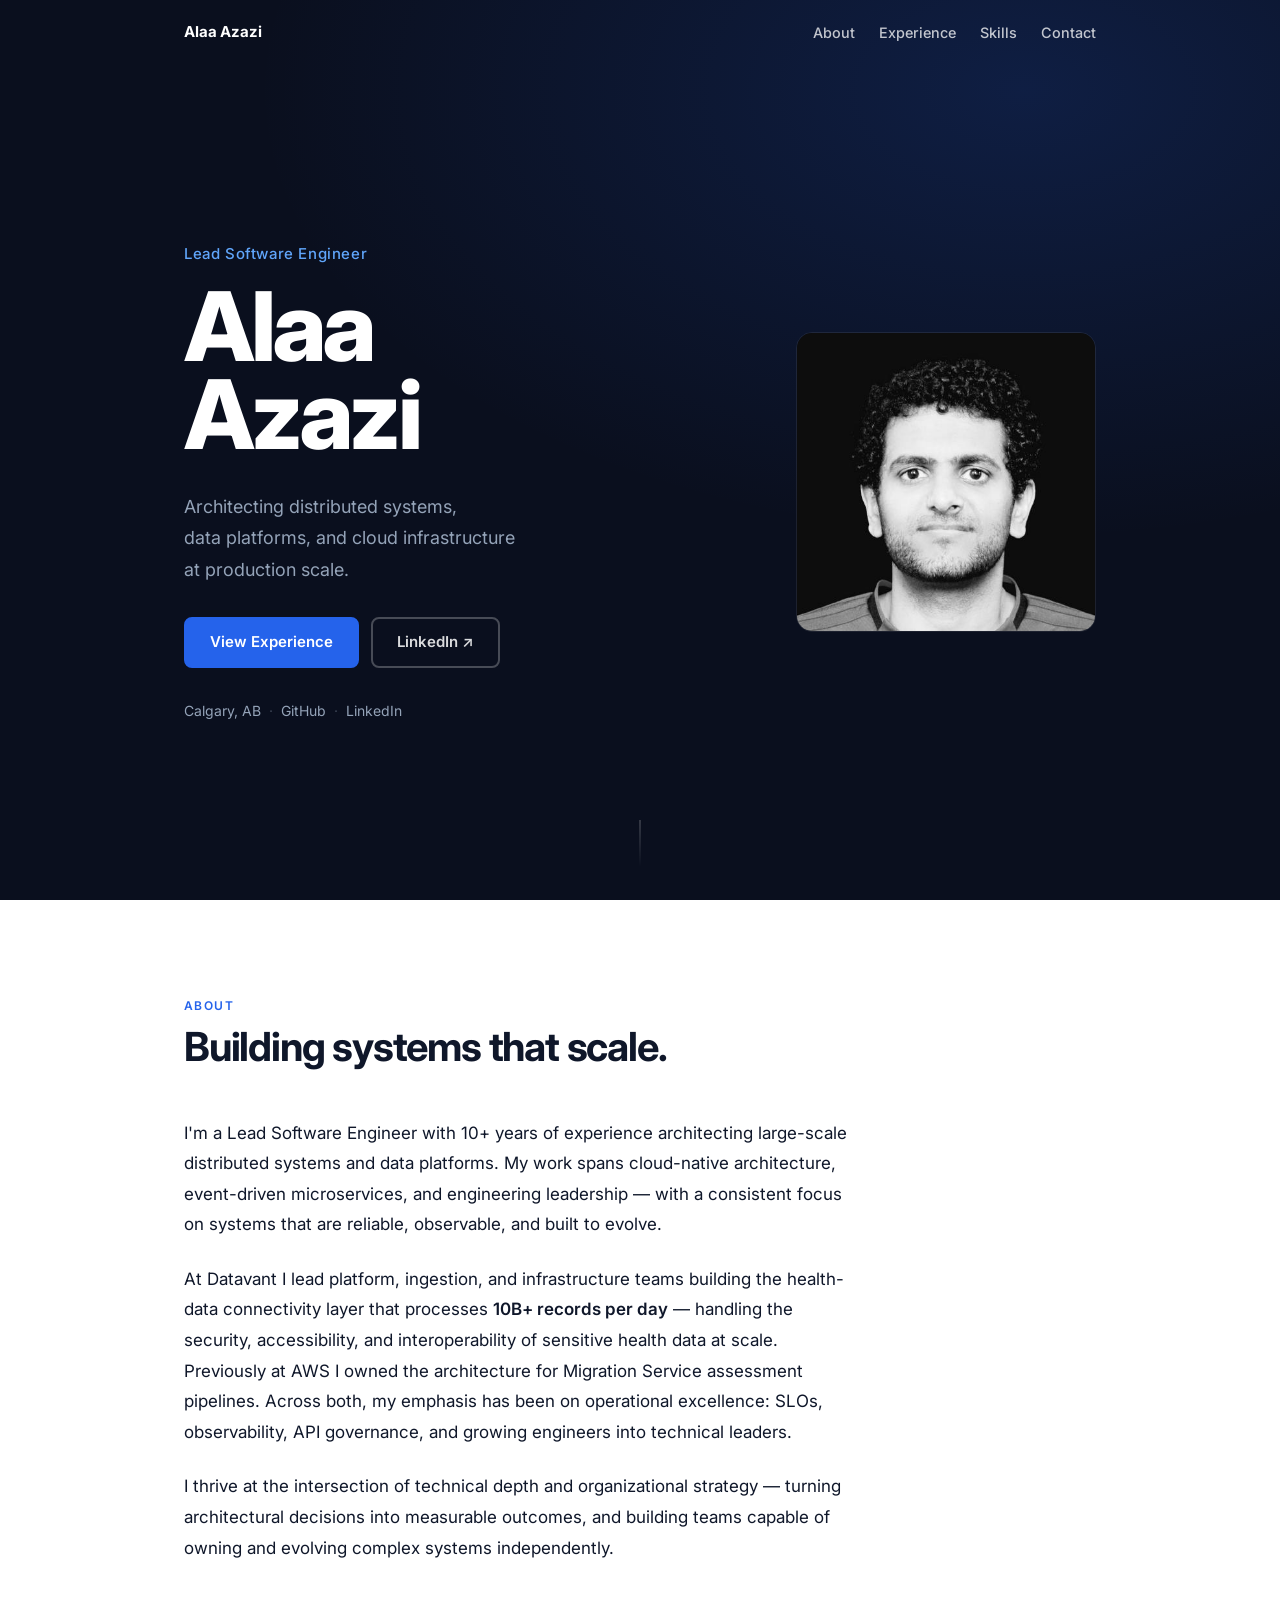
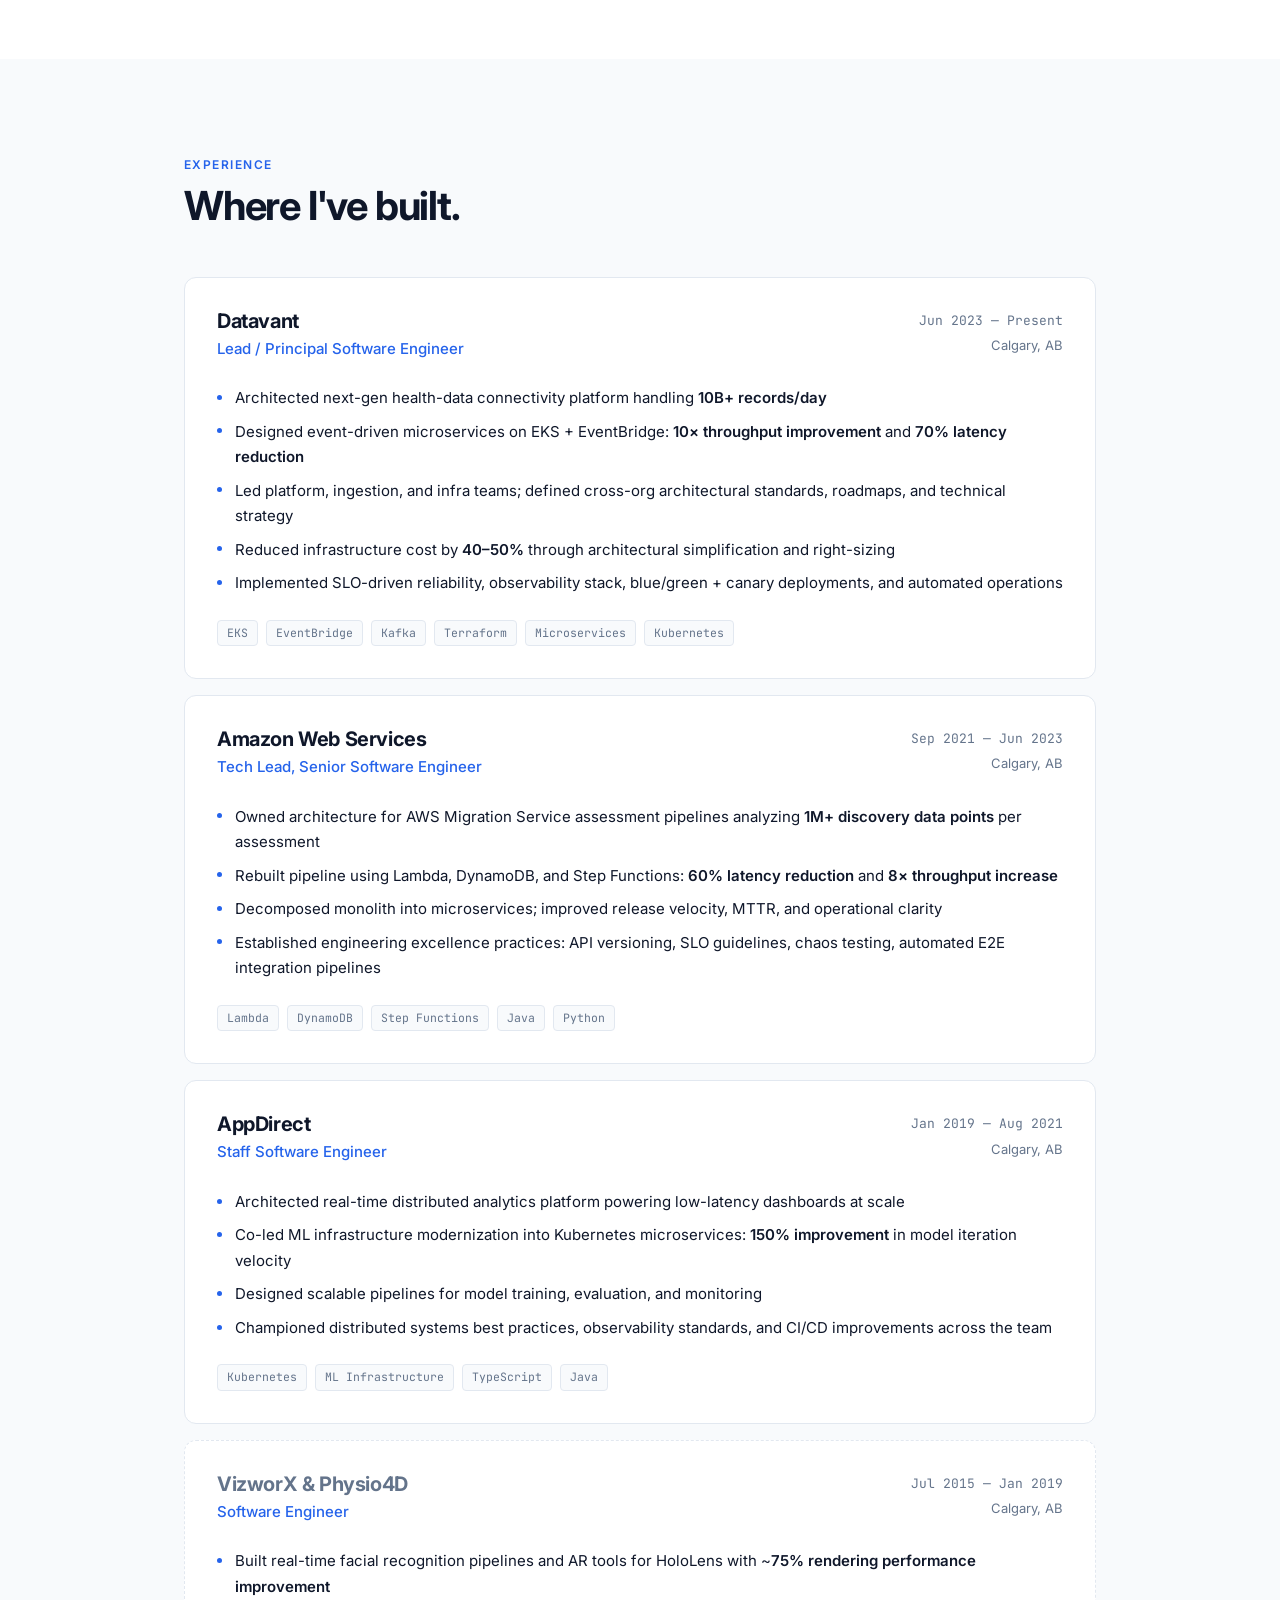
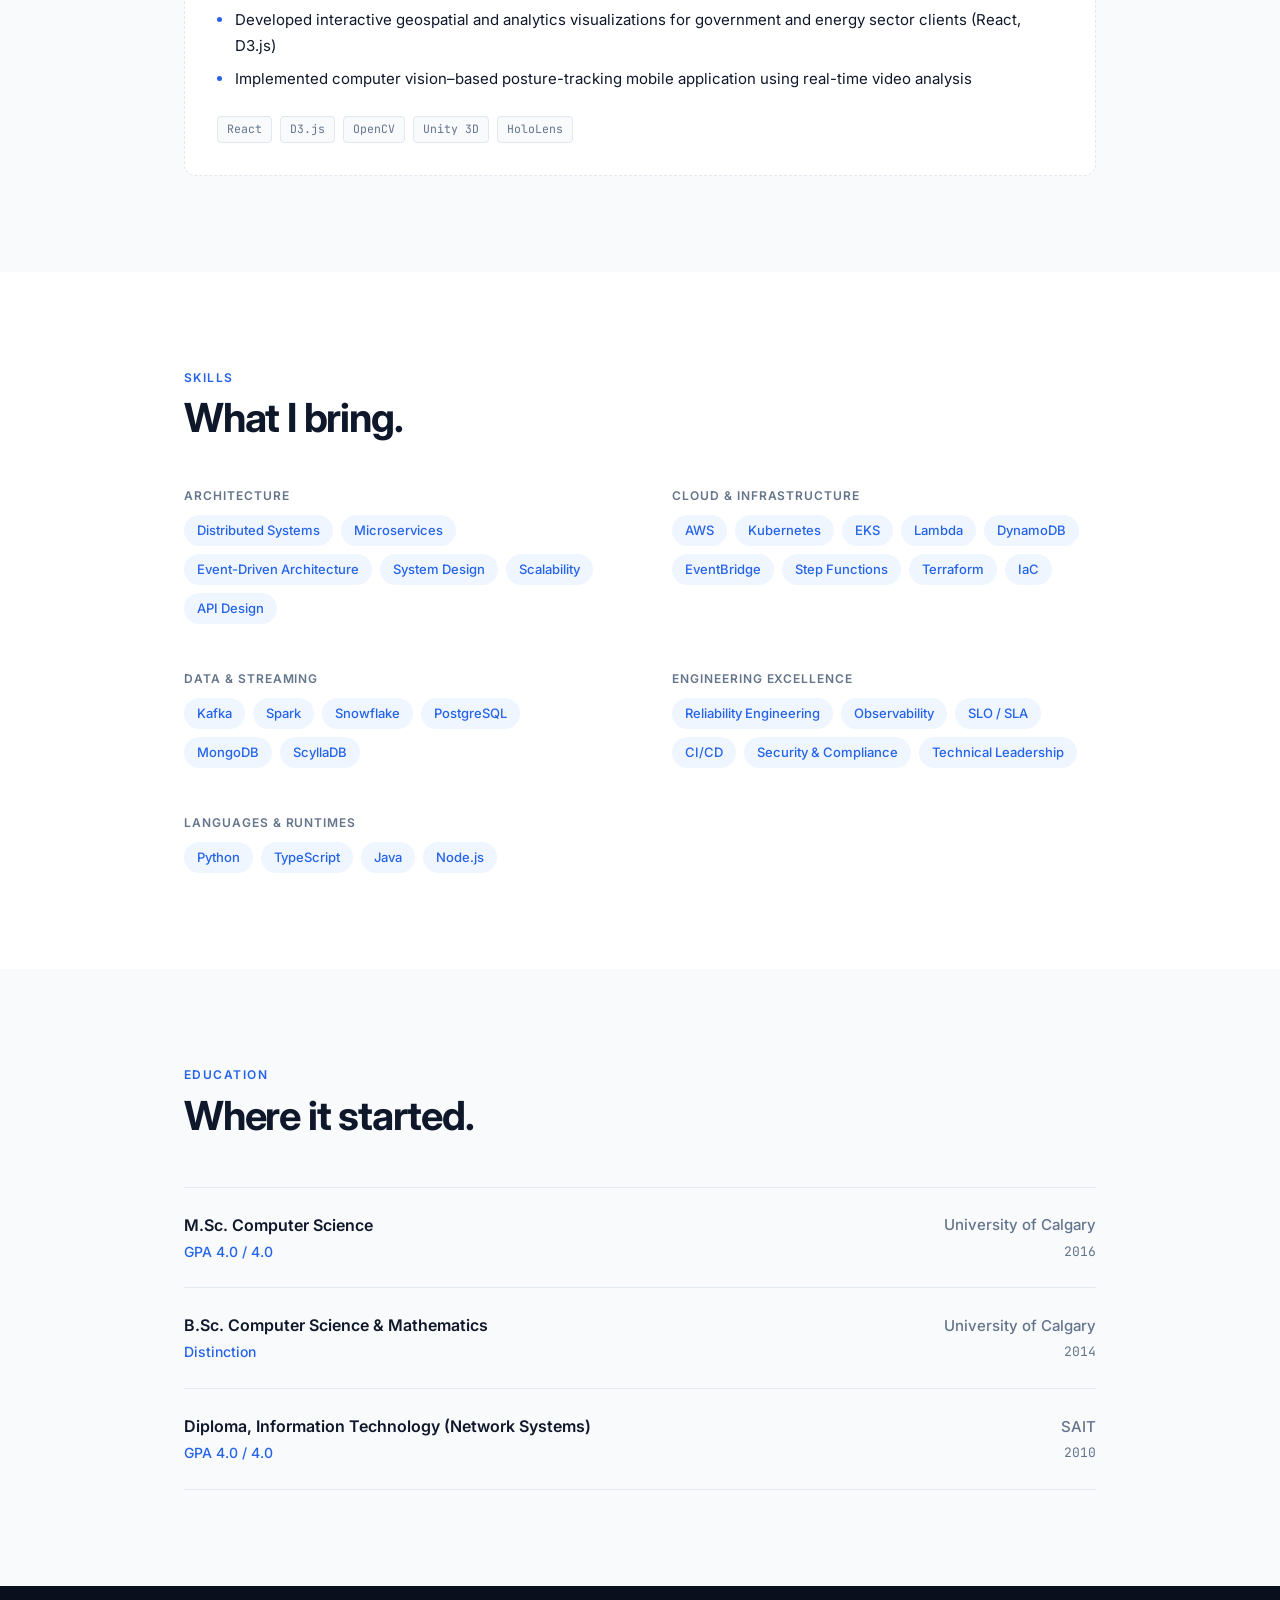
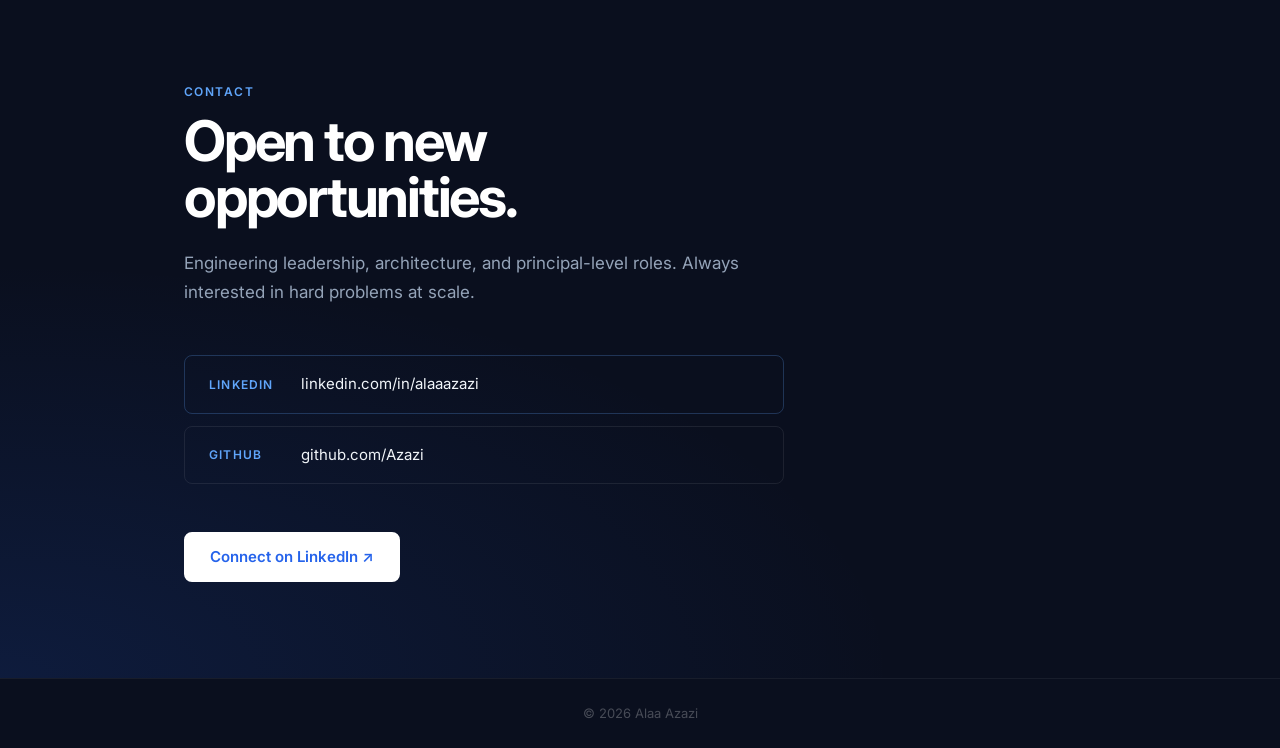
<file: index.html>
<!DOCTYPE html>
<html lang="en">
<head>
    <meta charset="UTF-8">
    <meta name="viewport" content="width=device-width, initial-scale=1.0">
    <title>Alaa Azazi — Lead Software Engineer</title>

    <!-- SEO -->
    <meta name="description" content="Alaa Azazi — Lead Software Engineer specializing in distributed systems, cloud infrastructure, and data platforms at production scale. Based in Calgary, AB.">
    <meta name="author" content="Alaa Azazi">
    <meta name="google-site-verification" content="lz2OTvDtCQe00fhvlAczEDRGKyIlQNAfFPSI1XBii3g">
    <link rel="canonical" href="https://azazi.github.io/">

    <!-- Open Graph -->
    <meta property="og:title" content="Alaa Azazi — Lead Software Engineer">
    <meta property="og:description" content="Lead Software Engineer specializing in distributed systems, cloud infrastructure, and data platforms at production scale.">
    <meta property="og:type" content="website">
    <meta property="og:url" content="https://azazi.github.io/">

    <!-- Fonts -->
    <link rel="preconnect" href="https://fonts.googleapis.com">
    <link rel="preconnect" href="https://fonts.gstatic.com" crossorigin>
    <link href="https://fonts.googleapis.com/css2?family=Inter:wght@400;500;600;700;800&family=JetBrains+Mono:wght@400&display=swap" rel="stylesheet">

    <link rel="stylesheet" href="css/main.css">
    <link rel="shortcut icon" href="favicon.ico">
</head>
<body>
    <a class="skip-link" href="#main">Skip to main content</a>

    <!-- Navigation -->
    <header class="site-header" role="banner">
        <nav class="nav" aria-label="Main navigation">
            <a href="#hero" class="nav-wordmark">Alaa Azazi</a>
            <button class="nav-toggle" aria-expanded="false" aria-controls="nav-menu" aria-label="Open navigation menu">
                <span class="nav-toggle-bar"></span>
                <span class="nav-toggle-bar"></span>
                <span class="nav-toggle-bar"></span>
            </button>
            <ul class="nav-menu" id="nav-menu" role="list">
                <li><a class="nav-link" href="#about">About</a></li>
                <li><a class="nav-link" href="#experience">Experience</a></li>
                <li><a class="nav-link" href="#skills">Skills</a></li>
                <li><a class="nav-link" href="#contact">Contact</a></li>
            </ul>
        </nav>
    </header>

    <main id="main">

        <!-- ======================================================
             HERO
        ====================================================== -->
        <section id="hero" class="hero" aria-label="Introduction">
            <div class="container hero__inner">
                <div class="hero__content">
                    <p class="hero__overline">Lead Software Engineer</p>
                    <h1 class="hero__name">Alaa<br>Azazi</h1>
                    <p class="hero__tagline">Architecting distributed systems,<br>data platforms, and cloud infrastructure<br>at production scale.</p>
                    <div class="hero__actions">
                        <a href="#experience" class="btn btn--primary">View Experience</a>
                        <a href="https://ca.linkedin.com/in/alaaazazi" class="btn btn--secondary" target="_blank" rel="noopener noreferrer">LinkedIn ↗</a>
                    </div>
                    <div class="hero__meta">
                        <span>Calgary, AB</span>
                        <span class="hero__meta-sep" aria-hidden="true">·</span>
                        <a href="https://github.com/Azazi" target="_blank" rel="noopener noreferrer">GitHub</a>
                        <span class="hero__meta-sep" aria-hidden="true">·</span>
                        <a href="https://ca.linkedin.com/in/alaaazazi" target="_blank" rel="noopener noreferrer">LinkedIn</a>
                    </div>
                </div>
                <div class="hero__photo-wrap" aria-hidden="true">
                    <img src="img/profile.jpg" alt="" class="hero__photo" width="300" height="300">
                </div>
            </div>
            <div class="hero__scroll-cue" aria-hidden="true">
                <span class="hero__scroll-line"></span>
            </div>
        </section>

        <!-- ======================================================
             ABOUT
        ====================================================== -->
        <section id="about" class="about section reveal-section" aria-label="About">
            <div class="container">
                <div class="section-header">
                    <p class="section-label">About</p>
                    <h2 class="section-heading">Building systems that scale.</h2>
                </div>
                <div class="about__body">
                    <p class="about__text">I'm a Lead Software Engineer with 10+ years of experience architecting large-scale distributed systems and data platforms. My work spans cloud-native architecture, event-driven microservices, and engineering leadership — with a consistent focus on systems that are reliable, observable, and built to evolve.</p>
                    <p class="about__text">At Datavant I lead platform, ingestion, and infrastructure teams building the health-data connectivity layer that processes <strong>10B+ records per day</strong> — handling the security, accessibility, and interoperability of sensitive health data at scale. Previously at AWS I owned the architecture for Migration Service assessment pipelines. Across both, my emphasis has been on operational excellence: SLOs, observability, API governance, and growing engineers into technical leaders.</p>
                    <p class="about__text">I thrive at the intersection of technical depth and organizational strategy — turning architectural decisions into measurable outcomes, and building teams capable of owning and evolving complex systems independently.</p>
                </div>
            </div>
        </section>

        <!-- ======================================================
             EXPERIENCE
        ====================================================== -->
        <section id="experience" class="experience section reveal-section" aria-label="Work experience">
            <div class="container">
                <div class="section-header">
                    <p class="section-label">Experience</p>
                    <h2 class="section-heading">Where I've built.</h2>
                </div>

                <div class="experience__list">

                    <!-- Datavant -->
                    <article class="role-card reveal-item">
                        <div class="role-card__header">
                            <div class="role-card__company-info">
                                <h3 class="role-card__company">Datavant</h3>
                                <p class="role-card__title">Lead / Principal Software Engineer</p>
                            </div>
                            <div class="role-card__meta">
                                <span class="role-card__period">Jun 2023 — Present</span>
                                <span class="role-card__location">Calgary, AB</span>
                            </div>
                        </div>
                        <ul class="role-card__bullets">
                            <li>Architected next-gen health-data connectivity platform handling <strong>10B+ records/day</strong></li>
                            <li>Designed event-driven microservices on EKS + EventBridge: <strong>10× throughput improvement</strong> and <strong>70% latency reduction</strong></li>
                            <li>Led platform, ingestion, and infra teams; defined cross-org architectural standards, roadmaps, and technical strategy</li>
                            <li>Reduced infrastructure cost by <strong>40–50%</strong> through architectural simplification and right-sizing</li>
                            <li>Implemented SLO-driven reliability, observability stack, blue/green + canary deployments, and automated operations</li>
                        </ul>
                        <div class="role-card__tech">
                            <span class="tech-tag">EKS</span>
                            <span class="tech-tag">EventBridge</span>
                            <span class="tech-tag">Kafka</span>
                            <span class="tech-tag">Terraform</span>
                            <span class="tech-tag">Microservices</span>
                            <span class="tech-tag">Kubernetes</span>
                        </div>
                    </article>

                    <!-- Amazon -->
                    <article class="role-card reveal-item">
                        <div class="role-card__header">
                            <div class="role-card__company-info">
                                <h3 class="role-card__company">Amazon Web Services</h3>
                                <p class="role-card__title">Tech Lead, Senior Software Engineer</p>
                            </div>
                            <div class="role-card__meta">
                                <span class="role-card__period">Sep 2021 — Jun 2023</span>
                                <span class="role-card__location">Calgary, AB</span>
                            </div>
                        </div>
                        <ul class="role-card__bullets">
                            <li>Owned architecture for AWS Migration Service assessment pipelines analyzing <strong>1M+ discovery data points</strong> per assessment</li>
                            <li>Rebuilt pipeline using Lambda, DynamoDB, and Step Functions: <strong>60% latency reduction</strong> and <strong>8× throughput increase</strong></li>
                            <li>Decomposed monolith into microservices; improved release velocity, MTTR, and operational clarity</li>
                            <li>Established engineering excellence practices: API versioning, SLO guidelines, chaos testing, automated E2E integration pipelines</li>
                        </ul>
                        <div class="role-card__tech">
                            <span class="tech-tag">Lambda</span>
                            <span class="tech-tag">DynamoDB</span>
                            <span class="tech-tag">Step Functions</span>
                            <span class="tech-tag">Java</span>
                            <span class="tech-tag">Python</span>
                        </div>
                    </article>

                    <!-- AppDirect -->
                    <article class="role-card reveal-item">
                        <div class="role-card__header">
                            <div class="role-card__company-info">
                                <h3 class="role-card__company">AppDirect</h3>
                                <p class="role-card__title">Staff Software Engineer</p>
                            </div>
                            <div class="role-card__meta">
                                <span class="role-card__period">Jan 2019 — Aug 2021</span>
                                <span class="role-card__location">Calgary, AB</span>
                            </div>
                        </div>
                        <ul class="role-card__bullets">
                            <li>Architected real-time distributed analytics platform powering low-latency dashboards at scale</li>
                            <li>Co-led ML infrastructure modernization into Kubernetes microservices: <strong>150% improvement</strong> in model iteration velocity</li>
                            <li>Designed scalable pipelines for model training, evaluation, and monitoring</li>
                            <li>Championed distributed systems best practices, observability standards, and CI/CD improvements across the team</li>
                        </ul>
                        <div class="role-card__tech">
                            <span class="tech-tag">Kubernetes</span>
                            <span class="tech-tag">ML Infrastructure</span>
                            <span class="tech-tag">TypeScript</span>
                            <span class="tech-tag">Java</span>
                        </div>
                    </article>

                    <!-- Earlier roles -->
                    <article class="role-card role-card--condensed reveal-item">
                        <div class="role-card__header">
                            <div class="role-card__company-info">
                                <h3 class="role-card__company">VizworX &amp; Physio4D</h3>
                                <p class="role-card__title">Software Engineer</p>
                            </div>
                            <div class="role-card__meta">
                                <span class="role-card__period">Jul 2015 — Jan 2019</span>
                                <span class="role-card__location">Calgary, AB</span>
                            </div>
                        </div>
                        <ul class="role-card__bullets">
                            <li>Built real-time facial recognition pipelines and AR tools for HoloLens with ~<strong>75% rendering performance improvement</strong></li>
                            <li>Developed interactive geospatial and analytics visualizations for government and energy sector clients (React, D3.js)</li>
                            <li>Implemented computer vision–based posture-tracking mobile application using real-time video analysis</li>
                        </ul>
                        <div class="role-card__tech">
                            <span class="tech-tag">React</span>
                            <span class="tech-tag">D3.js</span>
                            <span class="tech-tag">OpenCV</span>
                            <span class="tech-tag">Unity 3D</span>
                            <span class="tech-tag">HoloLens</span>
                        </div>
                    </article>

                </div>
            </div>
        </section>

        <!-- ======================================================
             SKILLS
        ====================================================== -->
        <section id="skills" class="skills section reveal-section" aria-label="Skills">
            <div class="container">
                <div class="section-header">
                    <p class="section-label">Skills</p>
                    <h2 class="section-heading">What I bring.</h2>
                </div>
                <div class="skills__grid">

                    <div class="skill-cluster reveal-item">
                        <h3 class="skill-cluster__label">Architecture</h3>
                        <div class="skill-cluster__badges">
                            <span class="badge">Distributed Systems</span>
                            <span class="badge">Microservices</span>
                            <span class="badge">Event-Driven Architecture</span>
                            <span class="badge">System Design</span>
                            <span class="badge">Scalability</span>
                            <span class="badge">API Design</span>
                        </div>
                    </div>

                    <div class="skill-cluster reveal-item">
                        <h3 class="skill-cluster__label">Cloud &amp; Infrastructure</h3>
                        <div class="skill-cluster__badges">
                            <span class="badge">AWS</span>
                            <span class="badge">Kubernetes</span>
                            <span class="badge">EKS</span>
                            <span class="badge">Lambda</span>
                            <span class="badge">DynamoDB</span>
                            <span class="badge">EventBridge</span>
                            <span class="badge">Step Functions</span>
                            <span class="badge">Terraform</span>
                            <span class="badge">IaC</span>
                        </div>
                    </div>

                    <div class="skill-cluster reveal-item">
                        <h3 class="skill-cluster__label">Data &amp; Streaming</h3>
                        <div class="skill-cluster__badges">
                            <span class="badge">Kafka</span>
                            <span class="badge">Spark</span>
                            <span class="badge">Snowflake</span>
                            <span class="badge">PostgreSQL</span>
                            <span class="badge">MongoDB</span>
                            <span class="badge">ScyllaDB</span>
                        </div>
                    </div>

                    <div class="skill-cluster reveal-item">
                        <h3 class="skill-cluster__label">Engineering Excellence</h3>
                        <div class="skill-cluster__badges">
                            <span class="badge">Reliability Engineering</span>
                            <span class="badge">Observability</span>
                            <span class="badge">SLO / SLA</span>
                            <span class="badge">CI/CD</span>
                            <span class="badge">Security &amp; Compliance</span>
                            <span class="badge">Technical Leadership</span>
                        </div>
                    </div>

                    <div class="skill-cluster reveal-item">
                        <h3 class="skill-cluster__label">Languages &amp; Runtimes</h3>
                        <div class="skill-cluster__badges">
                            <span class="badge">Python</span>
                            <span class="badge">TypeScript</span>
                            <span class="badge">Java</span>
                            <span class="badge">Node.js</span>
                        </div>
                    </div>

                </div>
            </div>
        </section>

        <!-- ======================================================
             EDUCATION
        ====================================================== -->
        <section id="education" class="education section reveal-section" aria-label="Education">
            <div class="container">
                <div class="section-header">
                    <p class="section-label">Education</p>
                    <h2 class="section-heading">Where it started.</h2>
                </div>
                <ul class="education__list reveal-item" role="list">
                    <li class="education__item">
                        <div class="education__degree">
                            <span class="education__credential">M.Sc. Computer Science</span>
                            <span class="education__detail">GPA 4.0 / 4.0</span>
                        </div>
                        <div class="education__institution">
                            <span class="education__school">University of Calgary</span>
                            <span class="education__year">2016</span>
                        </div>
                    </li>
                    <li class="education__item">
                        <div class="education__degree">
                            <span class="education__credential">B.Sc. Computer Science &amp; Mathematics</span>
                            <span class="education__detail">Distinction</span>
                        </div>
                        <div class="education__institution">
                            <span class="education__school">University of Calgary</span>
                            <span class="education__year">2014</span>
                        </div>
                    </li>
                    <li class="education__item">
                        <div class="education__degree">
                            <span class="education__credential">Diploma, Information Technology (Network Systems)</span>
                            <span class="education__detail">GPA 4.0 / 4.0</span>
                        </div>
                        <div class="education__institution">
                            <span class="education__school">SAIT</span>
                            <span class="education__year">2010</span>
                        </div>
                    </li>
                </ul>
            </div>
        </section>

        <!-- ======================================================
             CONTACT
        ====================================================== -->
        <section id="contact" class="contact section reveal-section" aria-label="Contact">
            <div class="container">
                <div class="contact__inner">
                    <p class="section-label section-label--light">Contact</p>
                    <h2 class="contact__heading">Open to new<br>opportunities.</h2>
                    <p class="contact__sub">Engineering leadership, architecture, and principal-level roles. Always interested in hard problems at scale.</p>
                    <div class="contact__links">
                        <a href="https://ca.linkedin.com/in/alaaazazi" class="contact__link contact__link--primary" target="_blank" rel="noopener noreferrer">
                            <span class="contact__link-label">LinkedIn</span>
                            <span class="contact__link-value">linkedin.com/in/alaaazazi</span>
                        </a>
                        <a href="https://github.com/Azazi" class="contact__link" target="_blank" rel="noopener noreferrer">
                            <span class="contact__link-label">GitHub</span>
                            <span class="contact__link-value">github.com/Azazi</span>
                        </a>
                    </div>
                    <a href="https://ca.linkedin.com/in/alaaazazi" class="btn btn--light" target="_blank" rel="noopener noreferrer">Connect on LinkedIn ↗</a>
                </div>
            </div>
        </section>

    </main>

    <footer class="footer" role="contentinfo">
        <div class="container footer__inner">
            <p class="footer__copy">© 2026 Alaa Azazi</p>
        </div>
    </footer>

    <script src="js/main.js" defer></script>
</body>
</html>
</file>
<file: css/main.css>
/* ============================================================
   CUSTOM PROPERTIES (Design Tokens)
   ============================================================ */
:root {
  /* Palette */
  --color-dark:              #0A0F1E;
  --color-dark-elevated:     #131929;
  --color-white:             #FFFFFF;
  --color-bg:                #FFFFFF;
  --color-surface:           #F8FAFC;
  --color-text-primary:      #0F172A;
  --color-text-secondary:    #64748B;
  --color-text-on-dark:      #F1F5F9;
  --color-text-muted-dark:   #94A3B8;
  --color-accent:            #2563EB;
  --color-accent-hover:      #1D4ED8;
  --color-accent-light:      #60A5FA;
  --color-accent-subtle:     #EFF6FF;
  --color-border:            #E2E8F0;
  --color-border-dark:       rgba(255, 255, 255, 0.08);

  /* Typography */
  --font-sans: 'Inter', system-ui, -apple-system, BlinkMacSystemFont, 'Segoe UI', sans-serif;
  --font-mono: 'JetBrains Mono', 'Fira Code', 'Cascadia Code', monospace;

  /* Spacing scale (8px base) */
  --sp-1:   4px;
  --sp-2:   8px;
  --sp-3:  12px;
  --sp-4:  16px;
  --sp-5:  24px;
  --sp-6:  32px;
  --sp-7:  48px;
  --sp-8:  64px;
  --sp-9:  96px;
  --sp-10: 128px;

  /* Layout */
  --max-width:  960px;
  --nav-height: 64px;

  /* Borders */
  --radius-sm:   4px;
  --radius-md:   8px;
  --radius-lg:  12px;
  --radius-xl:  16px;
  --radius-pill: 9999px;

  /* Transitions */
  --t-fast: 150ms ease;
  --t-base: 250ms ease;
}

/* ============================================================
   RESET
   ============================================================ */
*, *::before, *::after {
  box-sizing: border-box;
  margin: 0;
  padding: 0;
}

html {
  scroll-behavior: smooth;
  -webkit-text-size-adjust: 100%;
}

body {
  font-family: var(--font-sans);
  font-size: 1rem;
  line-height: 1.625;
  color: var(--color-text-primary);
  background-color: var(--color-bg);
  -webkit-font-smoothing: antialiased;
  -moz-osx-font-smoothing: grayscale;
}

img {
  max-width: 100%;
  height: auto;
  display: block;
}

a {
  color: inherit;
  text-decoration: none;
}

ul, ol {
  list-style: none;
}

strong {
  font-weight: 600;
}

/* ============================================================
   SKIP LINK
   ============================================================ */
.skip-link {
  position: absolute;
  top: -100%;
  left: var(--sp-4);
  background: var(--color-accent);
  color: var(--color-white);
  padding: var(--sp-2) var(--sp-4);
  border-radius: var(--radius-md);
  font-size: 0.875rem;
  font-weight: 600;
  z-index: 9999;
  transition: top var(--t-fast);
}

.skip-link:focus {
  top: var(--sp-2);
}

/* ============================================================
   BASE TYPOGRAPHY
   ============================================================ */
h1, h2, h3, h4 {
  font-weight: 700;
  line-height: 1.15;
  letter-spacing: -0.02em;
}

/* ============================================================
   LAYOUT PRIMITIVES
   ============================================================ */
.container {
  width: 100%;
  max-width: var(--max-width);
  margin: 0 auto;
  padding: 0 var(--sp-5);
}

.section {
  padding: var(--sp-9) 0;
}

/* ============================================================
   NAVIGATION
   ============================================================ */
.site-header {
  position: fixed;
  top: 0;
  left: 0;
  right: 0;
  z-index: 100;
  height: var(--nav-height);
  transition: background var(--t-base), box-shadow var(--t-base);
}

.site-header.is-scrolled {
  background: rgba(255, 255, 255, 0.95);
  backdrop-filter: blur(10px);
  -webkit-backdrop-filter: blur(10px);
  box-shadow: 0 1px 0 var(--color-border);
}

.nav {
  display: flex;
  align-items: center;
  justify-content: space-between;
  height: var(--nav-height);
  max-width: var(--max-width);
  margin: 0 auto;
  padding: 0 var(--sp-5);
}

.nav-wordmark {
  font-size: 0.9375rem;
  font-weight: 700;
  letter-spacing: -0.01em;
  color: var(--color-white);
  transition: color var(--t-fast);
}

.site-header.is-scrolled .nav-wordmark {
  color: var(--color-text-primary);
}

.nav-menu {
  display: flex;
  align-items: center;
  gap: var(--sp-5);
}

.nav-link {
  font-size: 0.9rem;
  font-weight: 500;
  color: rgba(255, 255, 255, 0.75);
  transition: color var(--t-fast);
  padding: var(--sp-1) 0;
  position: relative;
}

.nav-link::after {
  content: '';
  position: absolute;
  bottom: -2px;
  left: 0;
  right: 0;
  height: 1px;
  background: var(--color-accent-light);
  transform: scaleX(0);
  transition: transform var(--t-fast);
  transform-origin: left;
}

.nav-link:hover,
.nav-link[aria-current="true"] {
  color: var(--color-white);
}

.nav-link:hover::after,
.nav-link[aria-current="true"]::after {
  transform: scaleX(1);
}

.site-header.is-scrolled .nav-link {
  color: var(--color-text-secondary);
}

.site-header.is-scrolled .nav-link:hover,
.site-header.is-scrolled .nav-link[aria-current="true"] {
  color: var(--color-text-primary);
}

.site-header.is-scrolled .nav-link::after {
  background: var(--color-accent);
}

/* Resume CTA in nav */
.nav-link--cta {
  color: var(--color-accent-light) !important;
}

.site-header.is-scrolled .nav-link--cta {
  color: var(--color-accent) !important;
}

.nav-link--cta::after {
  display: none;
}

/* Hamburger (hidden on desktop) */
.nav-toggle {
  display: none;
  flex-direction: column;
  gap: 5px;
  background: none;
  border: none;
  cursor: pointer;
  padding: var(--sp-2);
  position: relative;
  z-index: 10;
}

.nav-toggle-bar {
  display: block;
  width: 22px;
  height: 2px;
  background: var(--color-white);
  border-radius: 1px;
  transition: background var(--t-fast), transform var(--t-base), opacity var(--t-fast);
}

.site-header.is-scrolled .nav-toggle-bar {
  background: var(--color-text-primary);
}

/* Animated hamburger → close */
.nav-toggle[aria-expanded="true"] .nav-toggle-bar:nth-child(1) {
  transform: translateY(7px) rotate(45deg);
}
.nav-toggle[aria-expanded="true"] .nav-toggle-bar:nth-child(2) {
  opacity: 0;
}
.nav-toggle[aria-expanded="true"] .nav-toggle-bar:nth-child(3) {
  transform: translateY(-7px) rotate(-45deg);
}

/* ============================================================
   BUTTONS
   ============================================================ */
.btn {
  display: inline-flex;
  align-items: center;
  justify-content: center;
  padding: 0.6875rem 1.5rem;
  font-family: var(--font-sans);
  font-size: 0.9375rem;
  font-weight: 600;
  border-radius: var(--radius-md);
  border: 2px solid transparent;
  cursor: pointer;
  transition: background var(--t-fast), border-color var(--t-fast), color var(--t-fast);
  white-space: nowrap;
}

/* On dark background */
.btn--primary {
  background: var(--color-accent);
  color: var(--color-white);
  border-color: var(--color-accent);
}

.btn--primary:hover {
  background: var(--color-accent-hover);
  border-color: var(--color-accent-hover);
}

.btn--secondary {
  background: transparent;
  color: rgba(255, 255, 255, 0.85);
  border-color: rgba(255, 255, 255, 0.25);
}

.btn--secondary:hover {
  background: rgba(255, 255, 255, 0.08);
  border-color: rgba(255, 255, 255, 0.45);
  color: var(--color-white);
}

/* On dark background (contact section) */
.btn--light {
  background: var(--color-white);
  color: var(--color-accent);
  border-color: var(--color-white);
}

.btn--light:hover {
  background: var(--color-accent-subtle);
  border-color: var(--color-accent-subtle);
}

/* ============================================================
   SECTION COMMON
   ============================================================ */
.section-header {
  margin-bottom: var(--sp-7);
}

.section-label {
  display: block;
  font-size: 0.75rem;
  font-weight: 600;
  letter-spacing: 0.12em;
  text-transform: uppercase;
  color: var(--color-accent);
  margin-bottom: var(--sp-2);
}

.section-label--light {
  color: var(--color-accent-light);
}

.section-heading {
  font-size: clamp(1.75rem, 4vw, 2.5rem);
  color: var(--color-text-primary);
  letter-spacing: -0.03em;
}

/* ============================================================
   HERO
   ============================================================ */
.hero {
  min-height: 100vh;
  background-color: var(--color-dark);
  background-image:
    radial-gradient(ellipse 60% 50% at 80% 10%, rgba(37, 99, 235, 0.18) 0%, transparent 100%);
  display: flex;
  flex-direction: column;
  justify-content: center;
  padding-top: calc(var(--nav-height) + var(--sp-8));
  padding-bottom: var(--sp-8);
  position: relative;
}

.hero__inner {
  display: flex;
  align-items: center;
  justify-content: space-between;
  gap: var(--sp-8);
}

.hero__content {
  flex: 1;
  min-width: 0;
}

.hero__overline {
  font-size: 0.9375rem;
  font-weight: 500;
  color: var(--color-accent-light);
  letter-spacing: 0.04em;
  margin-bottom: var(--sp-4);
}

.hero__name {
  font-size: clamp(3.5rem, 9vw, 6rem);
  font-weight: 800;
  color: var(--color-white);
  line-height: 0.92;
  letter-spacing: -0.04em;
  margin-bottom: var(--sp-6);
}

.hero__tagline {
  font-size: clamp(1rem, 2.2vw, 1.125rem);
  color: var(--color-text-muted-dark);
  line-height: 1.75;
  margin-bottom: var(--sp-6);
  max-width: 420px;
}

.hero__actions {
  display: flex;
  align-items: center;
  flex-wrap: wrap;
  gap: var(--sp-3);
  margin-bottom: var(--sp-6);
}

.hero__meta {
  display: flex;
  align-items: center;
  flex-wrap: wrap;
  gap: var(--sp-2);
  font-size: 0.875rem;
  color: var(--color-text-muted-dark);
}

.hero__meta a {
  color: var(--color-text-muted-dark);
  transition: color var(--t-fast);
}

.hero__meta a:hover {
  color: var(--color-white);
}

.hero__meta-sep {
  opacity: 0.35;
}

/* Photo */
.hero__photo-wrap {
  flex: 0 0 auto;
}

.hero__photo {
  width: 300px;
  height: 300px;
  object-fit: cover;
  object-position: center top;
  border-radius: var(--radius-xl);
  border: 1px solid var(--color-border-dark);
  /* Subtle desaturated treatment in case photo is color */
  filter: grayscale(15%);
}

/* Scroll cue */
.hero__scroll-cue {
  position: absolute;
  bottom: var(--sp-6);
  left: 50%;
  transform: translateX(-50%);
}

.hero__scroll-line {
  display: block;
  width: 1px;
  height: 48px;
  background: linear-gradient(to bottom, rgba(255, 255, 255, 0.35), transparent);
  animation: scrollPulse 2.5s ease-in-out infinite;
}

/* ============================================================
   ABOUT
   ============================================================ */
.about {
  background: var(--color-bg);
}

.about__body {
  max-width: 680px;
}

.about__text {
  font-size: 1.0625rem;
  line-height: 1.8;
  color: var(--color-text-primary);
  margin-bottom: var(--sp-5);
}

.about__text:last-child {
  margin-bottom: 0;
}

.about__text strong {
  color: var(--color-text-primary);
}

/* ============================================================
   EXPERIENCE
   ============================================================ */
.experience {
  background: var(--color-surface);
}

.experience__list {
  display: flex;
  flex-direction: column;
  gap: var(--sp-4);
}

.role-card {
  background: var(--color-white);
  border: 1px solid var(--color-border);
  border-radius: var(--radius-lg);
  padding: var(--sp-6);
  transition: box-shadow var(--t-base), border-color var(--t-base), transform var(--t-base);
}

.role-card:hover {
  box-shadow: 0 8px 32px rgba(0, 0, 0, 0.07);
  border-color: #CBD5E1;
  transform: translateY(-1px);
}

.role-card__header {
  display: flex;
  justify-content: space-between;
  align-items: flex-start;
  gap: var(--sp-4);
  margin-bottom: var(--sp-5);
}

.role-card__company {
  font-size: 1.25rem;
  font-weight: 700;
  color: var(--color-text-primary);
  letter-spacing: -0.02em;
  margin-bottom: var(--sp-1);
}

.role-card__title {
  font-size: 0.9375rem;
  font-weight: 500;
  color: var(--color-accent);
}

.role-card__meta {
  display: flex;
  flex-direction: column;
  align-items: flex-end;
  gap: var(--sp-1);
  flex-shrink: 0;
}

.role-card__period {
  font-family: var(--font-mono);
  font-size: 0.8125rem;
  color: var(--color-text-secondary);
  white-space: nowrap;
}

.role-card__location {
  font-size: 0.8125rem;
  color: var(--color-text-secondary);
}

.role-card__bullets {
  margin-bottom: var(--sp-5);
}

.role-card__bullets li {
  position: relative;
  padding-left: 1.125rem;
  font-size: 0.9375rem;
  line-height: 1.7;
  color: var(--color-text-primary);
  margin-bottom: var(--sp-2);
}

.role-card__bullets li:last-child {
  margin-bottom: 0;
}

.role-card__bullets li::before {
  content: '';
  position: absolute;
  left: 0;
  top: 0.65em;
  width: 5px;
  height: 5px;
  background: var(--color-accent);
  border-radius: 50%;
  flex-shrink: 0;
}

.role-card__bullets li strong {
  color: var(--color-text-primary);
}

.role-card__tech {
  display: flex;
  flex-wrap: wrap;
  gap: var(--sp-2);
}

.tech-tag {
  font-family: var(--font-mono);
  font-size: 0.72rem;
  font-weight: 400;
  color: var(--color-text-secondary);
  background: var(--color-surface);
  border: 1px solid var(--color-border);
  padding: 3px 9px;
  border-radius: var(--radius-sm);
  white-space: nowrap;
}

/* Condensed card for earlier roles */
.role-card--condensed {
  border-style: dashed;
  border-color: var(--color-border);
}

.role-card--condensed .role-card__company {
  color: var(--color-text-secondary);
}

/* ============================================================
   SKILLS
   ============================================================ */
.skills {
  background: var(--color-bg);
}

.skills__grid {
  display: grid;
  grid-template-columns: 1fr 1fr;
  gap: var(--sp-7) var(--sp-8);
}

.skill-cluster__label {
  font-size: 0.75rem;
  font-weight: 600;
  letter-spacing: 0.08em;
  text-transform: uppercase;
  color: var(--color-text-secondary);
  margin-bottom: var(--sp-3);
}

.skill-cluster__badges {
  display: flex;
  flex-wrap: wrap;
  gap: var(--sp-2);
}

.badge {
  font-size: 0.8125rem;
  font-weight: 500;
  color: var(--color-accent);
  background: var(--color-accent-subtle);
  padding: 5px 13px;
  border-radius: var(--radius-pill);
  white-space: nowrap;
  transition: background var(--t-fast), color var(--t-fast);
}

.badge:hover {
  background: #DBEAFE;
}

/* ============================================================
   EDUCATION
   ============================================================ */
.education {
  background: var(--color-surface);
}

.education__list {
  border-top: 1px solid var(--color-border);
}

.education__item {
  display: flex;
  justify-content: space-between;
  align-items: center;
  padding: var(--sp-5) 0;
  border-bottom: 1px solid var(--color-border);
  gap: var(--sp-5);
}

.education__degree {
  display: flex;
  flex-direction: column;
  gap: 3px;
}

.education__credential {
  font-size: 1rem;
  font-weight: 600;
  color: var(--color-text-primary);
}

.education__detail {
  font-size: 0.875rem;
  font-weight: 500;
  color: var(--color-accent);
}

.education__institution {
  display: flex;
  flex-direction: column;
  align-items: flex-end;
  gap: 3px;
  flex-shrink: 0;
}

.education__school {
  font-size: 0.9375rem;
  font-weight: 500;
  color: var(--color-text-secondary);
}

.education__year {
  font-family: var(--font-mono);
  font-size: 0.8125rem;
  color: var(--color-text-secondary);
}

/* ============================================================
   CONTACT
   ============================================================ */
.contact {
  background: var(--color-dark);
  background-image:
    radial-gradient(ellipse 70% 60% at 0% 100%, rgba(37, 99, 235, 0.15) 0%, transparent 100%);
}

.contact__inner {
  max-width: 600px;
}

.contact__heading {
  font-size: clamp(2.25rem, 6vw, 3.5rem);
  color: var(--color-white);
  letter-spacing: -0.04em;
  line-height: 1.0;
  margin-bottom: var(--sp-5);
  margin-top: var(--sp-3);
}

.contact__sub {
  font-size: 1.0625rem;
  color: var(--color-text-muted-dark);
  line-height: 1.7;
  margin-bottom: var(--sp-7);
}

.contact__links {
  display: flex;
  flex-direction: column;
  gap: var(--sp-3);
  margin-bottom: var(--sp-7);
}

.contact__link {
  display: flex;
  align-items: center;
  gap: var(--sp-4);
  padding: var(--sp-4) var(--sp-5);
  border: 1px solid var(--color-border-dark);
  border-radius: var(--radius-md);
  transition: background var(--t-fast), border-color var(--t-fast);
}

.contact__link:hover {
  background: rgba(255, 255, 255, 0.05);
  border-color: rgba(255, 255, 255, 0.18);
}

.contact__link--primary {
  border-color: rgba(96, 165, 250, 0.25);
}

.contact__link--primary:hover {
  border-color: rgba(96, 165, 250, 0.45);
  background: rgba(96, 165, 250, 0.06);
}

.contact__link-label {
  font-size: 0.75rem;
  font-weight: 600;
  letter-spacing: 0.1em;
  text-transform: uppercase;
  color: var(--color-accent-light);
  min-width: 76px;
  flex-shrink: 0;
}

.contact__link-value {
  font-size: 0.9375rem;
  color: var(--color-text-on-dark);
}

/* ============================================================
   FOOTER
   ============================================================ */
.footer {
  background: var(--color-dark);
  border-top: 1px solid rgba(255, 255, 255, 0.06);
  padding: var(--sp-5) 0;
}

.footer__inner {
  display: flex;
  justify-content: center;
}

.footer__copy {
  font-size: 0.8125rem;
  color: rgba(255, 255, 255, 0.25);
}

/* ============================================================
   ANIMATIONS
   ============================================================ */
@keyframes heroFadeIn {
  from {
    opacity: 0;
    transform: translateY(20px);
  }
  to {
    opacity: 1;
    transform: translateY(0);
  }
}

@keyframes scrollPulse {
  0%, 100% { opacity: 0.3; transform: scaleY(0.9); }
  50%       { opacity: 0.7; transform: scaleY(1); }
}

.hero__content {
  animation: heroFadeIn 0.7s cubic-bezier(0.16, 1, 0.3, 1) both;
}

.hero__photo-wrap {
  animation: heroFadeIn 0.7s 0.12s cubic-bezier(0.16, 1, 0.3, 1) both;
}

/* Section reveal (driven by IntersectionObserver in JS) */
.reveal-section,
.reveal-item {
  opacity: 0;
  transform: translateY(18px);
  transition: opacity 0.55s cubic-bezier(0.16, 1, 0.3, 1),
              transform 0.55s cubic-bezier(0.16, 1, 0.3, 1);
}

.reveal-section.is-visible,
.reveal-item.is-visible {
  opacity: 1;
  transform: translateY(0);
}

/* Staggered reveal for items within a section */
.reveal-item:nth-child(2) { transition-delay: 0.07s; }
.reveal-item:nth-child(3) { transition-delay: 0.14s; }
.reveal-item:nth-child(4) { transition-delay: 0.21s; }
.reveal-item:nth-child(5) { transition-delay: 0.28s; }

/* ============================================================
   RESPONSIVE — Mobile first breakpoint at 768px
   ============================================================ */
@media (max-width: 768px) {
  :root {
    --nav-height: 56px;
  }

  .section {
    padding: var(--sp-8) 0;
  }

  /* --- Nav --- */
  .nav-toggle {
    display: flex;
  }

  .nav-menu {
    display: none;
    position: fixed;
    inset: 0;
    background: var(--color-dark);
    flex-direction: column;
    justify-content: center;
    align-items: center;
    gap: var(--sp-7);
    z-index: 5;
  }

  .nav-menu.is-open {
    display: flex;
  }

  .nav-menu .nav-link {
    font-size: 1.5rem;
    color: var(--color-text-on-dark) !important;
  }

  .nav-menu .nav-link:hover {
    color: var(--color-white) !important;
  }

  .nav-menu .nav-link::after {
    display: none;
  }

  /* --- Hero --- */
  .hero {
    min-height: 100svh;
    padding-top: calc(var(--nav-height) + var(--sp-5));
    padding-bottom: var(--sp-7);
  }

  .hero__inner {
    flex-direction: column;
    align-items: flex-start;
    gap: var(--sp-6);
  }

  .hero__photo-wrap {
    order: -1;
  }

  .hero__photo {
    width: 120px;
    height: 120px;
    border-radius: var(--radius-lg);
  }

  .hero__name {
    font-size: clamp(3rem, 15vw, 4.5rem);
  }

  .hero__tagline {
    max-width: 100%;
  }

  .hero__scroll-cue {
    display: none;
  }

  /* --- Experience cards --- */
  .role-card__header {
    flex-direction: column;
    align-items: flex-start;
    gap: var(--sp-2);
  }

  .role-card__meta {
    align-items: flex-start;
    flex-direction: row;
    gap: var(--sp-3);
  }

  /* --- Skills --- */
  .skills__grid {
    grid-template-columns: 1fr;
    gap: var(--sp-6);
  }

  /* --- Education --- */
  .education__item {
    flex-direction: column;
    align-items: flex-start;
    gap: var(--sp-2);
  }

  .education__institution {
    align-items: flex-start;
    flex-direction: row;
    gap: var(--sp-3);
  }

  /* --- Contact --- */
  .contact__links {
    gap: var(--sp-2);
  }

  .contact__link {
    flex-direction: column;
    align-items: flex-start;
    gap: var(--sp-1);
  }

  .contact__link-label {
    min-width: unset;
  }
}

/* ============================================================
   REDUCED MOTION
   ============================================================ */
@media (prefers-reduced-motion: reduce) {
  html {
    scroll-behavior: auto;
  }

  .hero__content,
  .hero__photo-wrap {
    animation: none;
  }

  .reveal-section,
  .reveal-item {
    opacity: 1;
    transform: none;
    transition: none;
  }

  .hero__scroll-line {
    animation: none;
  }

  .role-card {
    transition: box-shadow var(--t-base);
    transform: none !important;
  }
}
</file>
